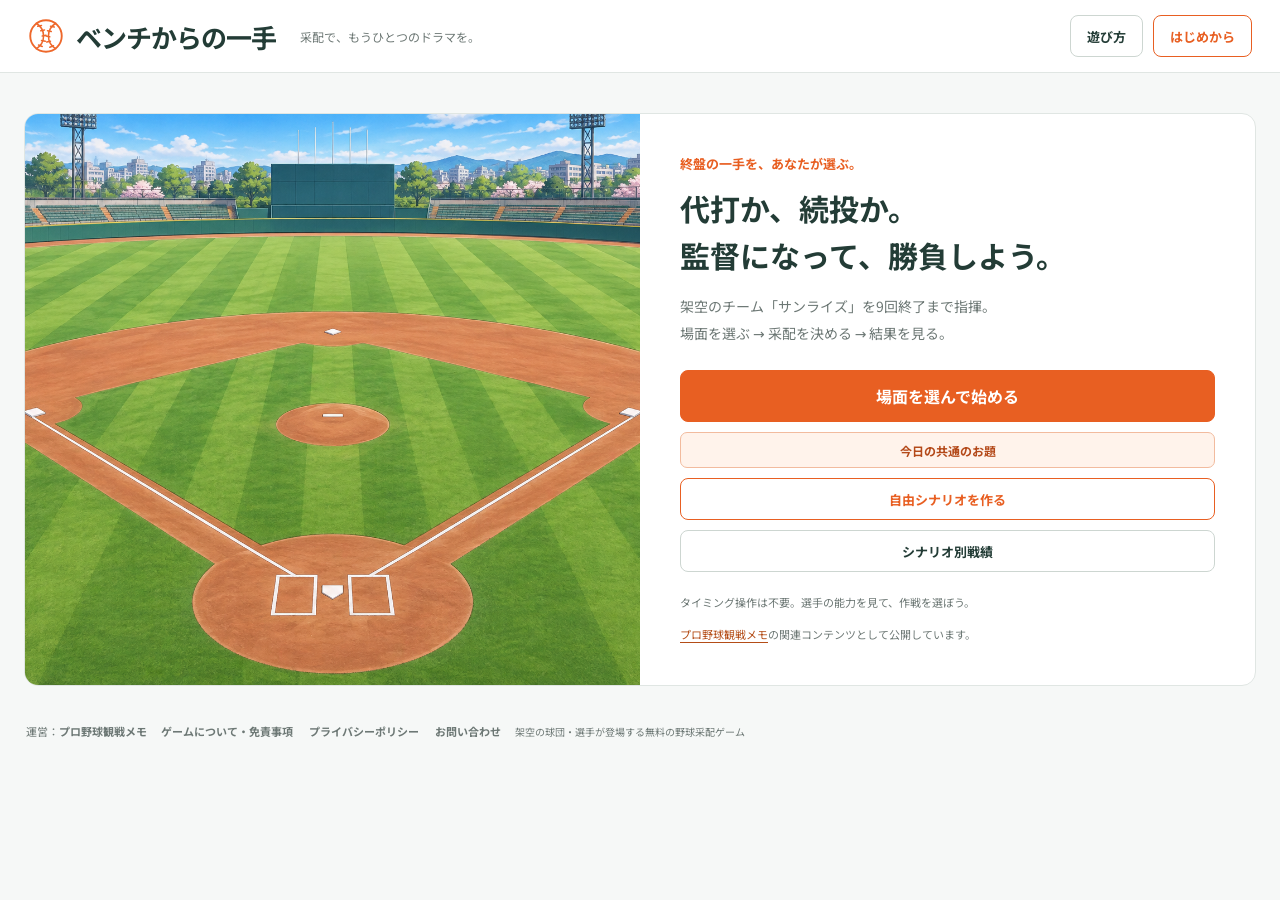
<file: public/index.html>
<!doctype html>
<html lang="ja">
<head>
  <meta charset="utf-8"><meta name="viewport" content="width=device-width, initial-scale=1">
  <meta name="theme-color" content="#ee682b">
  <title>ベンチからの一手｜プロ野球観戦メモ</title>
  <meta name="description" content="代打、継投、走塁。あなたならどうする？終盤の勝負どころで指揮を執る、無料のブラウザ野球采配ゲーム。PC・スマホ対応。">
  <link rel="canonical" href="https://bench-first.pages.dev/">
  <meta property="og:type" content="website">
  <meta property="og:locale" content="ja_JP">
  <meta property="og:site_name" content="ベンチからの一手">
  <meta property="og:title" content="ベンチからの一手｜あなたなら、どう采配する？">
  <meta property="og:description" content="代打か、続投か。終盤の勝負どころを指揮する野球ゲーム。PC・スマホで遊べる、今日の共通のお題に挑戦。">
  <meta property="og:url" content="https://bench-first.pages.dev/">
  <meta property="og:image" content="https://bench-first.pages.dev/assets/ogp-v03.png">
  <meta property="og:image:width" content="1200">
  <meta property="og:image:height" content="630">
  <meta property="og:image:alt" content="ベンチからの一手。代打か、続投か。あなたなら、どう采配する？">
  <meta name="twitter:card" content="summary_large_image">
  <meta name="twitter:title" content="ベンチからの一手｜あなたなら、どう采配する？">
  <meta name="twitter:description" content="終盤の勝負どころを指揮する野球ゲーム。今日の共通のお題に挑戦。">
  <meta name="twitter:image" content="https://bench-first.pages.dev/assets/ogp-v03.png">
  <meta name="twitter:image:alt" content="ベンチからの一手。代打か、続投か。あなたなら、どう采配する？">
  <link rel="icon" href="./assets/icon.svg" type="image/svg+xml">
  <link rel="stylesheet" href="./styles.css?v=11">
  <script src="./engine.js?v=13" defer></script><script src="./motion.js?v=07" defer></script><script src="./sharing.js?v=07" defer></script><script src="./scenario-stats.js?v=03" defer></script><script src="./replay-compare.js?v=02" defer></script><script src="./custom-scenarios.js?v=02" defer></script><script src="./app.js?v=18" defer></script>
  <link rel="stylesheet" href="./site-info.css?v=01">
</head>
<body>
  <header class="header"><div class="brand"><img src="./assets/icon.svg" alt="" width="36" height="36"><h1>ベンチからの一手</h1><span class="tagline">采配で、もうひとつのドラマを。</span></div><div class="header-actions"><button id="help" class="small-button">遊び方</button><button id="restart" class="small-button orange-outline">はじめから</button></div></header>
  <main>
    <section id="start-screen" class="start-screen" aria-labelledby="start-title">
      <div class="start-visual"><img src="./assets/stadium.png" alt="采配を待つ球場"></div>
      <div class="start-content"><p class="start-eyebrow">終盤の一手を、あなたが選ぶ。</p><h2 id="start-title">代打か、続投か。<br>監督になって、勝負しよう。</h2><p>架空のチーム「サンライズ」を9回終了まで指揮。<br>場面を選ぶ → 采配を決める → 結果を見る。</p><div class="start-actions"><button id="choose-scenario" class="primary">場面を選んで始める</button><button id="start-today" class="daily-button">今日の共通のお題</button><button id="start-custom" class="small-button orange-outline">自由シナリオを作る</button><button id="start-stats" class="small-button">シナリオ別戦績</button><button id="resume-game" class="small-button" hidden>続きから遊ぶ</button></div><p id="saved-version-note" class="record-caption warning" hidden>以前の版の保存位置があります。修正版の共通のお題は「今日の共通のお題」から新しく開始してください。</p><small>タイミング操作は不要。選手の能力を見て、作戦を選ぼう。</small><p class="site-parent-note"><a href="https://pro-baseball-watch-guide.com/">プロ野球観戦メモ</a>の関連コンテンツとして公開しています。</p></div>
    </section>
    <div id="game-view" hidden>
    <section id="scoreboard" class="scoreboard" aria-label="試合状況"></section>
    <div class="game-toolbar"><button id="daily" class="daily-button">今日の共通のお題</button><button id="game-stats" class="small-button">戦績</button><button id="share-links" class="link-toolbar-button" aria-label="お題へのリンクを作る">リンク</button><span id="challenge-label"></span><label class="speed-control">演出 <select id="animation-speed" aria-label="演出の速さ"><option value="normal">標準</option><option value="fast">速い</option><option value="none">なし</option></select></label></div>
    <div id="cpu-changes" class="cpu-changes" role="status" hidden></div>
    <div class="game-layout">
      <section class="field-panel" aria-label="球場と対戦選手">
        <div class="field" id="field"><img class="stadium" src="./assets/stadium.png" alt="緑の外野と土の内野が広がる球場"><div id="field-state"></div><div id="motion-layer" aria-hidden="true"></div><div id="play-flash" aria-hidden="true"></div></div>
        <div id="matchup" class="matchup"></div>
        <div id="upcoming" class="upcoming" aria-label="次の3打者"></div>
      </section>
      <div id="command-home"><section class="command-panel" aria-label="監督の采配">
        <div class="command-heading"><h2 id="command-title">あなたの采配で、<br>流れを変える。</h2><span id="phase" class="phase"></span></div>
        <div class="tabs" role="tablist" aria-label="表示切り替え"><button role="tab" id="tab-tactics" data-tab="tactics" aria-controls="panel" aria-selected="true">采配</button><button role="tab" id="tab-bench" data-tab="bench" aria-controls="panel" aria-selected="false">ベンチ</button><button role="tab" id="tab-lineup" data-tab="lineup" aria-controls="panel" aria-selected="false">打順</button><button role="tab" id="tab-record" data-tab="record" aria-controls="panel" aria-selected="false">記録</button></div>
        <div id="panel" role="tabpanel" aria-labelledby="tab-tactics"></div>
      </section></div>
    </div>
    <section class="recent"><h2>最近のプレー</h2><div id="recent" aria-live="polite" aria-atomic="true"></div></section>
    <nav id="mobile-controls" aria-label="試合の操作"><span id="mobile-status"></span><button id="mobile-tactics" class="primary" data-mobile-tab="tactics">采配</button><button id="mobile-bench" class="small-button orange-outline" data-mobile-tab="bench">交代</button><button id="mobile-record" class="small-button" data-mobile-tab="record">記録</button></nav>
    </div>
    <footer><span class="footer-publisher">運営：<a href="https://pro-baseball-watch-guide.com/">プロ野球観戦メモ</a></span><nav class="footer-links" aria-label="サイト情報"><a href="./about.html">ゲームについて・免責事項</a><a href="./privacy.html">プライバシーポリシー</a><a href="https://pro-baseball-watch-guide.com/contact">お問い合わせ</a></nav><span>架空の球団・選手が登場する無料の野球采配ゲーム</span><span id="save-status"></span></footer>
  </main>
  <dialog id="dialog" aria-labelledby="dialog-title"><div id="dialog-content"></div></dialog>
  <dialog id="command-dialog" aria-labelledby="command-dialog-title"><div id="command-dialog-content"><div class="command-dialog-bar"><div class="command-dialog-heading"><h2 id="command-dialog-title">采配を選ぶ</h2><button id="close-command" class="small-button" aria-label="采配・交代の画面を閉じる">閉じる</button></div><p id="command-context"></p></div></div></dialog>
  <div id="toast" role="status"></div>
  <noscript>このゲームを遊ぶには、ブラウザのJavaScriptを有効にしてください。</noscript>
</body>
</html>
</file>
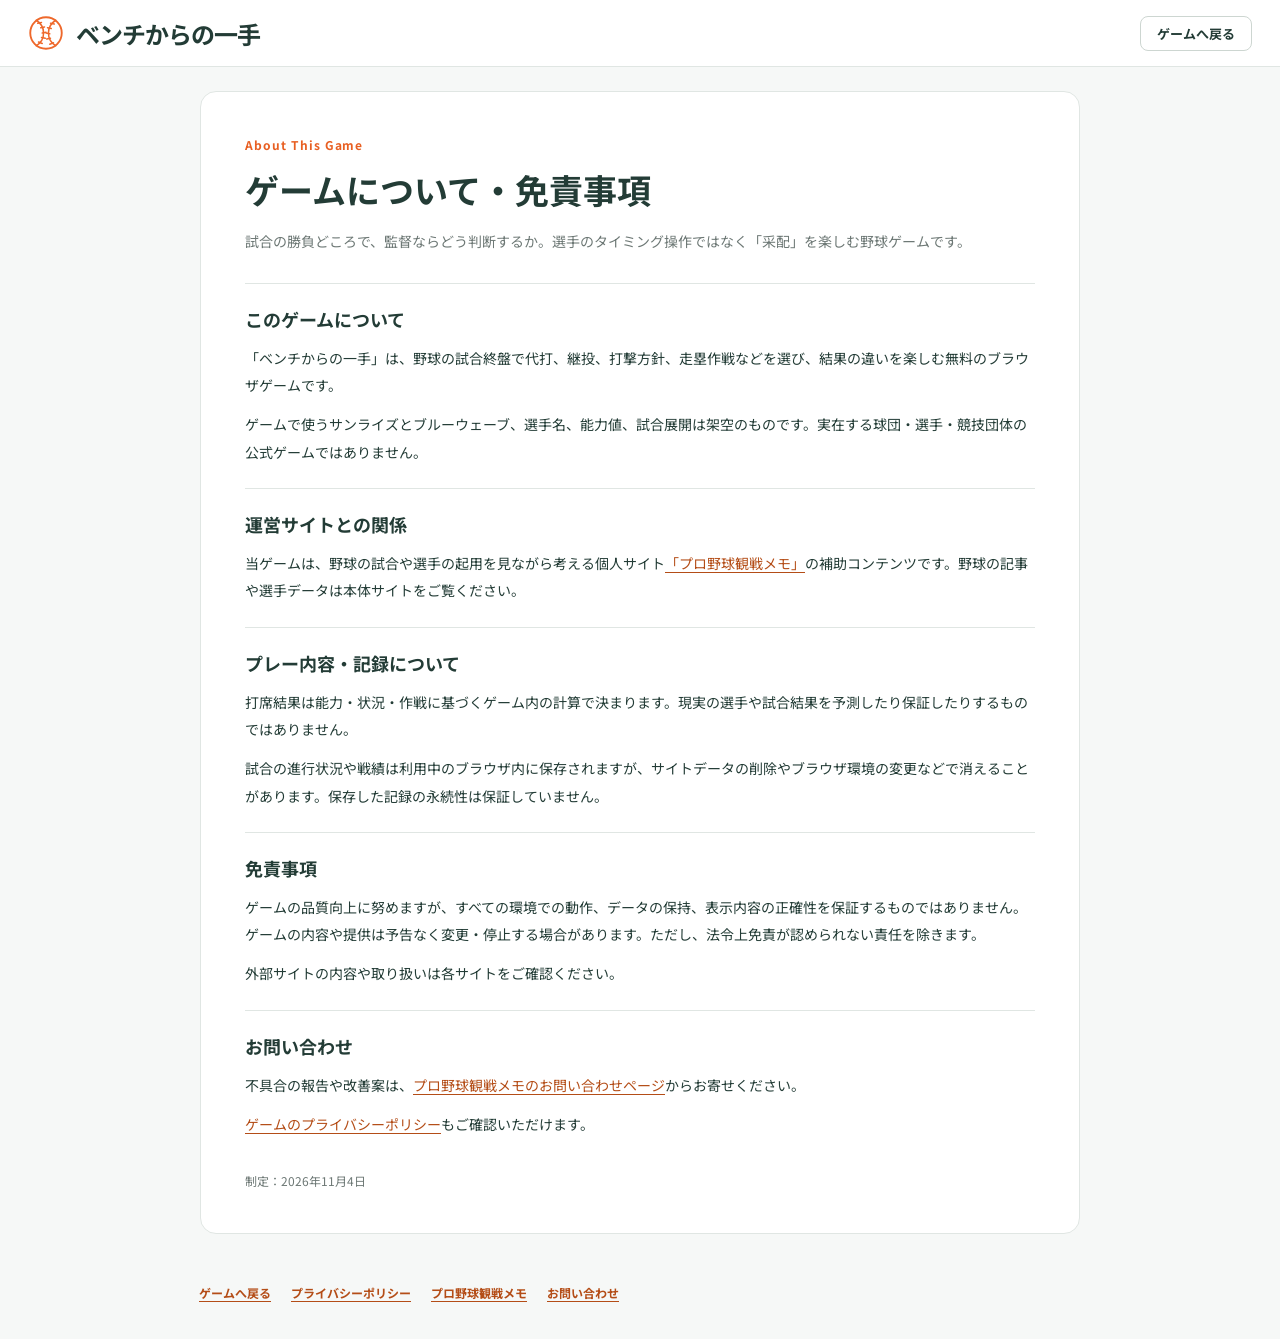
<file: public/about.html>
<!doctype html>
<html lang="ja">
<head>
  <meta charset="utf-8">
  <meta name="viewport" content="width=device-width, initial-scale=1">
  <meta name="theme-color" content="#ee682b">
  <title>ゲームについて・免責事項｜ベンチからの一手</title>
  <meta name="description" content="ベンチからの一手のゲームの目的、運営元、架空のチームと選手、免責事項をご案内します。">
  <link rel="canonical" href="https://bench-first.pages.dev/about.html">
  <link rel="icon" href="./assets/icon.svg" type="image/svg+xml">
  <link rel="stylesheet" href="./styles.css?v=09">
  <link rel="stylesheet" href="./site-info.css?v=01">
</head>
<body>
<header class="header"><div class="brand"><img src="./assets/icon.svg" alt="" width="36" height="36"><a class="info-brand" href="./index.html">ベンチからの一手</a></div><a class="small-button info-return" href="./index.html">ゲームへ戻る</a></header>
<main class="info-main">
  <p class="info-eyebrow">About This Game</p>
  <h1>ゲームについて・免責事項</h1>
  <p class="info-lead">試合の勝負どころで、監督ならどう判断するか。選手のタイミング操作ではなく「采配」を楽しむ野球ゲームです。</p>
  <section class="info-section"><h2>このゲームについて</h2><p>「ベンチからの一手」は、野球の試合終盤で代打、継投、打撃方針、走塁作戦などを選び、結果の違いを楽しむ無料のブラウザゲームです。</p><p>ゲームで使うサンライズとブルーウェーブ、選手名、能力値、試合展開は架空のものです。実在する球団・選手・競技団体の公式ゲームではありません。</p></section>
  <section class="info-section"><h2>運営サイトとの関係</h2><p>当ゲームは、野球の試合や選手の起用を見ながら考える個人サイト<a href="https://pro-baseball-watch-guide.com/">「プロ野球観戦メモ」</a>の補助コンテンツです。野球の記事や選手データは本体サイトをご覧ください。</p></section>
  <section class="info-section"><h2>プレー内容・記録について</h2><p>打席結果は能力・状況・作戦に基づくゲーム内の計算で決まります。現実の選手や試合結果を予測したり保証したりするものではありません。</p><p>試合の進行状況や戦績は利用中のブラウザ内に保存されますが、サイトデータの削除やブラウザ環境の変更などで消えることがあります。保存した記録の永続性は保証していません。</p></section>
  <section class="info-section"><h2>免責事項</h2><p>ゲームの品質向上に努めますが、すべての環境での動作、データの保持、表示内容の正確性を保証するものではありません。ゲームの内容や提供は予告なく変更・停止する場合があります。ただし、法令上免責が認められない責任を除きます。</p><p>外部サイトの内容や取り扱いは各サイトをご確認ください。</p></section>
  <section class="info-section"><h2>お問い合わせ</h2><p>不具合の報告や改善案は、<a href="https://pro-baseball-watch-guide.com/contact">プロ野球観戦メモのお問い合わせページ</a>からお寄せください。</p><p><a href="./privacy.html">ゲームのプライバシーポリシー</a>もご確認いただけます。</p></section>
  <p class="info-date">制定：2026年11月4日</p>
</main>
<footer class="info-footer"><a href="./index.html">ゲームへ戻る</a><a href="./privacy.html">プライバシーポリシー</a><a href="https://pro-baseball-watch-guide.com/">プロ野球観戦メモ</a><a href="https://pro-baseball-watch-guide.com/contact">お問い合わせ</a></footer>
</body>
</html>
</file>
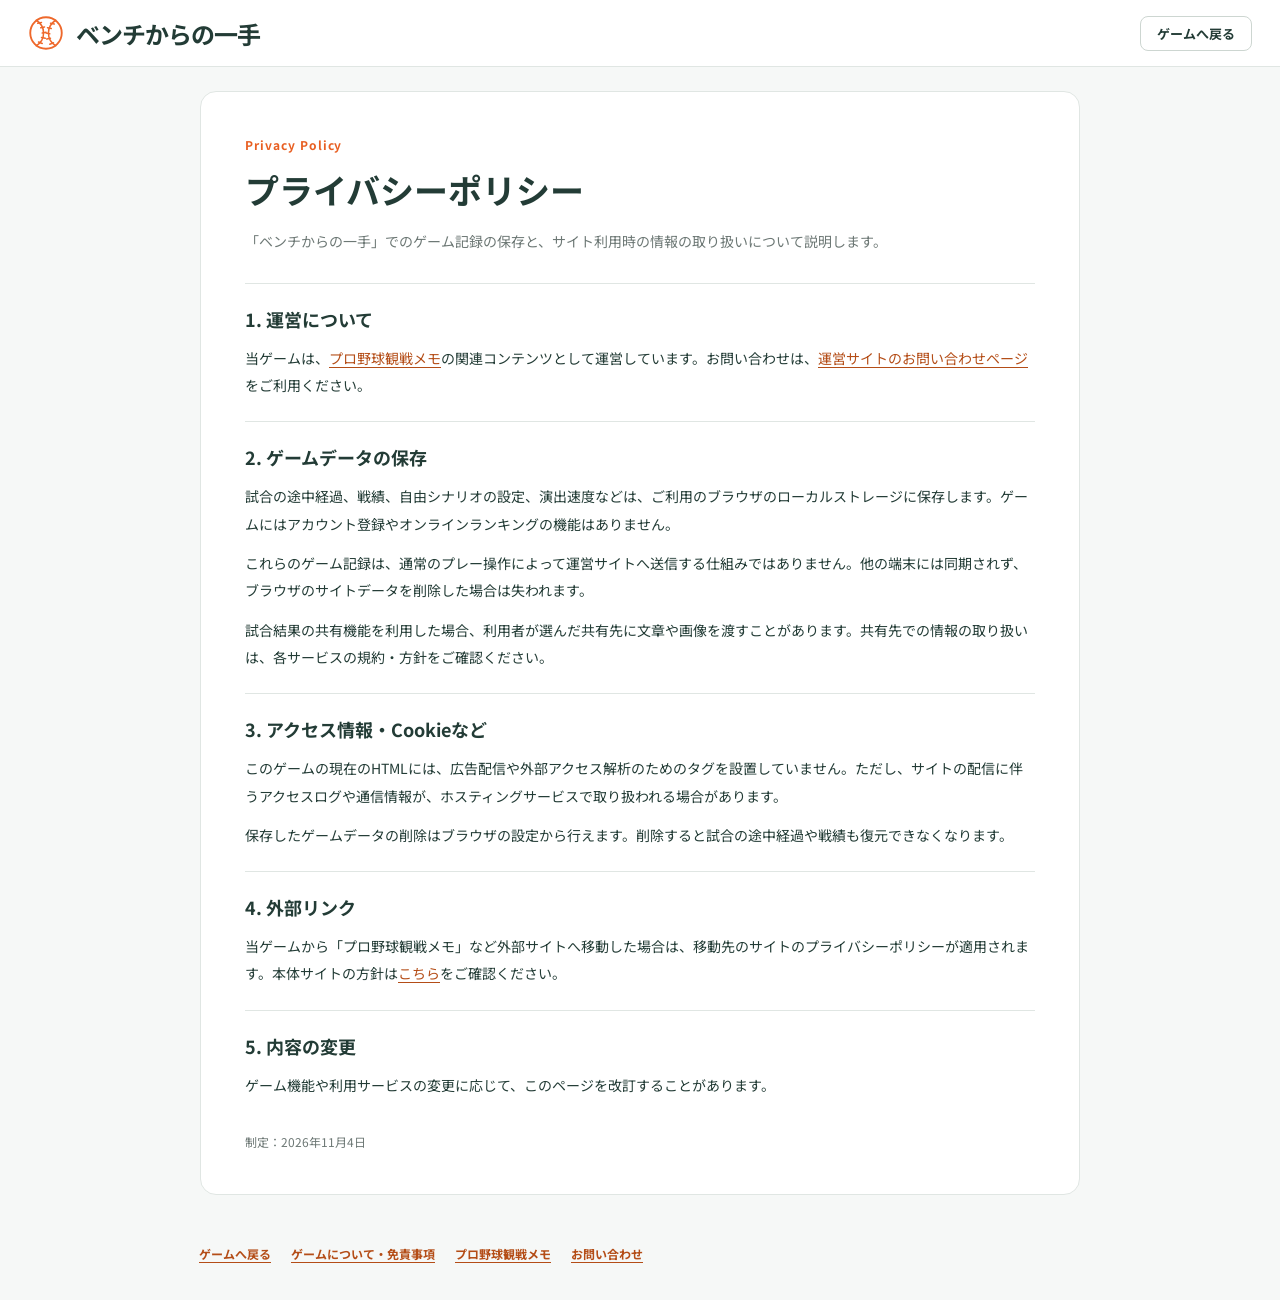
<file: public/privacy.html>
<!doctype html>
<html lang="ja">
<head>
  <meta charset="utf-8">
  <meta name="viewport" content="width=device-width, initial-scale=1">
  <meta name="theme-color" content="#ee682b">
  <title>プライバシーポリシー｜ベンチからの一手</title>
  <meta name="description" content="ベンチからの一手のブラウザ保存、アクセス情報、外部サイトへのリンクについてご案内します。">
  <link rel="canonical" href="https://bench-first.pages.dev/privacy.html">
  <link rel="icon" href="./assets/icon.svg" type="image/svg+xml">
  <link rel="stylesheet" href="./styles.css?v=09">
  <link rel="stylesheet" href="./site-info.css?v=01">
</head>
<body>
<header class="header"><div class="brand"><img src="./assets/icon.svg" alt="" width="36" height="36"><a class="info-brand" href="./index.html">ベンチからの一手</a></div><a class="small-button info-return" href="./index.html">ゲームへ戻る</a></header>
<main class="info-main">
  <p class="info-eyebrow">Privacy Policy</p>
  <h1>プライバシーポリシー</h1>
  <p class="info-lead">「ベンチからの一手」でのゲーム記録の保存と、サイト利用時の情報の取り扱いについて説明します。</p>
  <section class="info-section"><h2>1. 運営について</h2><p>当ゲームは、<a href="https://pro-baseball-watch-guide.com/">プロ野球観戦メモ</a>の関連コンテンツとして運営しています。お問い合わせは、<a href="https://pro-baseball-watch-guide.com/contact">運営サイトのお問い合わせページ</a>をご利用ください。</p></section>
  <section class="info-section"><h2>2. ゲームデータの保存</h2><p>試合の途中経過、戦績、自由シナリオの設定、演出速度などは、ご利用のブラウザのローカルストレージに保存します。ゲームにはアカウント登録やオンラインランキングの機能はありません。</p><p>これらのゲーム記録は、通常のプレー操作によって運営サイトへ送信する仕組みではありません。他の端末には同期されず、ブラウザのサイトデータを削除した場合は失われます。</p><p>試合結果の共有機能を利用した場合、利用者が選んだ共有先に文章や画像を渡すことがあります。共有先での情報の取り扱いは、各サービスの規約・方針をご確認ください。</p></section>
  <section class="info-section"><h2>3. アクセス情報・Cookieなど</h2><p>このゲームの現在のHTMLには、広告配信や外部アクセス解析のためのタグを設置していません。ただし、サイトの配信に伴うアクセスログや通信情報が、ホスティングサービスで取り扱われる場合があります。</p><p>保存したゲームデータの削除はブラウザの設定から行えます。削除すると試合の途中経過や戦績も復元できなくなります。</p></section>
  <section class="info-section"><h2>4. 外部リンク</h2><p>当ゲームから「プロ野球観戦メモ」など外部サイトへ移動した場合は、移動先のサイトのプライバシーポリシーが適用されます。本体サイトの方針は<a href="https://pro-baseball-watch-guide.com/privacy">こちら</a>をご確認ください。</p></section>
  <section class="info-section"><h2>5. 内容の変更</h2><p>ゲーム機能や利用サービスの変更に応じて、このページを改訂することがあります。</p></section>
  <p class="info-date">制定：2026年11月4日</p>
</main>
<footer class="info-footer"><a href="./index.html">ゲームへ戻る</a><a href="./about.html">ゲームについて・免責事項</a><a href="https://pro-baseball-watch-guide.com/">プロ野球観戦メモ</a><a href="https://pro-baseball-watch-guide.com/contact">お問い合わせ</a></footer>
</body>
</html>
</file>
<file: public/styles.css>
@font-face{font-family:"Noto Sans JP";font-style:normal;font-weight:400;font-display:swap;src:url('./assets/noto-sans-jp-400.woff2') format('woff2')}
@font-face{font-family:"Noto Sans JP";font-style:normal;font-weight:700 900;font-display:swap;src:url('./assets/noto-sans-jp-700.woff2') format('woff2')}
:root{--orange:#e85f22;--soft:#fff3eb;--ink:#233c36;--muted:#6d7875;--line:#e0e6e3;--blue:#27638a;--paper:#f6f8f7;--white:#fff;font-family:"Noto Sans JP","Yu Gothic",Meiryo,system-ui,sans-serif;color:var(--ink);background:var(--paper);font-synthesis:none}
*{box-sizing:border-box}body{margin:0}button,select,textarea{font:inherit}button{cursor:pointer;touch-action:manipulation}button:disabled{cursor:not-allowed;opacity:.43}button:focus-visible,a:focus-visible,select:focus-visible,textarea:focus-visible{outline:3px solid #2788b4;outline-offset:3px}button{color:var(--ink)}a{color:inherit}h1,h2,h3,p{margin:0}button,select{min-height:42px}button{transition:background .15s,border-color .15s,transform .15s}button:active:not(:disabled){transform:translateY(1px)}button:hover:not(:disabled){filter:brightness(.97)}.header{display:flex;align-items:center;justify-content:space-between;gap:20px;padding:15px 28px;background:white;border-bottom:1px solid var(--line)}.brand{display:flex;align-items:center;gap:12px;min-width:0}.brand h1{font-size:26px;letter-spacing:-1px;white-space:nowrap;font-weight:850}.tagline{font-size:12px;color:var(--muted);margin-left:12px}.header-actions{display:flex;gap:10px;flex-shrink:0}.small-button{border:1px solid #cdd6d1;background:white;border-radius:8px;padding:7px 16px;font-weight:700;font-size:13px}.orange-outline{color:var(--orange);border-color:var(--orange)}main{max-width:1500px;padding:16px 24px 10px;margin:auto}.scoreboard{background:white;border:1px solid var(--line);border-radius:12px;display:flex;align-items:center;justify-content:space-between;padding:14px 24px;margin-bottom:14px;gap:15px;box-shadow:0 2px 7px #203c3604}.team{display:flex;align-items:center;gap:14px;flex:1}.team.away{justify-content:flex-end;text-align:right}.team-symbol{width:48px;height:48px;color:var(--orange);display:grid;place-items:center;border-radius:50%;background:var(--soft);font-weight:900;font-size:25px}.away .team-symbol{color:var(--blue);background:#edf5fa}.team h2{font-size:21px;letter-spacing:-.5px}.team small{display:block;font-size:11px;color:var(--muted);margin-top:3px}.score-center{display:flex;align-items:center;gap:22px}.score-number{font-size:47px;font-weight:850;line-height:1;font-variant-numeric:tabular-nums;display:flex;gap:17px;align-items:center}.score-number b:first-child{color:var(--orange)}.score-number i{font-size:22px;color:#a7b0ac;font-style:normal}.score-detail{text-align:center;font-size:13px}.inning{font-weight:800;font-size:18px;margin-bottom:4px}.outs{display:flex;gap:5px;align-items:center;color:var(--muted);font-size:11px}.out-dot{width:8px;height:8px;border-radius:50%;background:#e1e6e3;display:inline-block}.out-dot.on{background:var(--orange)}.bases-mini{width:33px;height:34px;position:relative;margin-left:3px}.bases-mini span{width:12px;height:12px;position:absolute;transform:rotate(45deg);background:#dce1de;border:1px solid white}.bases-mini .on{background:var(--orange)}.bases-mini span:nth-child(1){left:20px;top:17px}.bases-mini span:nth-child(2){left:10px;top:7px}.bases-mini span:nth-child(3){left:0;top:17px}.game-layout{display:grid;grid-template-columns:minmax(0,1.25fr) minmax(0,1fr);gap:16px;align-items:stretch}.field-panel{border:1px solid var(--line);border-radius:12px;background:white;overflow:hidden;display:flex;flex-direction:column}.field{position:relative;aspect-ratio:1.6;overflow:hidden;background:#80b867}.stadium{width:100%;height:100%;object-fit:fill;display:block}.field-tag{position:absolute;top:12px;left:12px;background:white;color:var(--ink);font-size:11px;font-weight:700;padding:7px 10px;border-radius:6px;box-shadow:0 2px 8px #203c3615}.base-marker{position:absolute;transform:translate(-50%,-50%);height:21px;min-width:21px;border:2px solid white;background:#f47d37;box-shadow:0 2px 8px #263c3655;border-radius:50%;color:white;display:grid;place-items:center;font-size:11px;font-weight:900}.base-marker.empty{background:#ffffffb3;border:1px solid white;height:10px;min-width:10px;box-shadow:none}.runner-name{position:absolute;left:50%;top:24px;transform:translateX(-50%);white-space:nowrap;background:#fff;color:var(--ink);padding:3px 7px;border-radius:4px;font-weight:700;font-size:10px;box-shadow:0 2px 6px #263c3615}.mound-label{position:absolute;left:50%;top:57%;transform:translateX(-50%);background:#235674ed;color:white;border-radius:5px;padding:4px 9px;font-size:10px}.mound-label.home-pitcher{background:#df6227ed}#play-flash{position:absolute;inset:0;display:grid;place-content:center;pointer-events:none;text-align:center}#play-flash.show span{animation:play-in 1.2s both;background:white;padding:15px 26px;border-radius:10px;box-shadow:0 10px 30px #203c3633;font-weight:900;font-size:25px;color:var(--orange)}@keyframes play-in{0%{opacity:0;transform:translateY(8px) scale(.95)}20%,70%{opacity:1;transform:none}100%{opacity:0;transform:translateY(-8px)}}.matchup{display:grid;grid-template-columns:1fr 25px 1fr;gap:10px;padding:15px 16px;flex:1;align-content:center}.vs{align-self:center;text-align:center;color:#9aa59f;font-size:12px;font-weight:800}.player-card{min-width:0}.player-role{font-size:10px;color:var(--orange);font-weight:800;letter-spacing:1px;margin-bottom:5px}.player-role.pitcher{color:var(--blue)}.player-name{font-size:18px;font-weight:800;display:flex;align-items:baseline;gap:6px;flex-wrap:wrap}.player-name small{font-size:10px;color:var(--muted);font-weight:500}.player-trait{font-size:11px;color:var(--muted);margin:6px 0}.mini-stats{display:flex;gap:9px;font-size:11px;color:var(--muted)}.mini-stats b{color:var(--ink);margin-left:3px}.fatigue-bar{height:4px;background:#e7ece8;border-radius:4px;margin-top:7px;overflow:hidden}.fatigue-bar span{display:block;background:var(--blue);height:100%}.fatigue-bar.high span{background:var(--orange)}.command-panel{padding:22px;background:white;border:1px solid var(--line);border-radius:12px;display:flex;flex-direction:column;min-width:0}.command-heading{display:flex;align-items:center;justify-content:space-between;gap:10px;margin-bottom:16px}.command-heading h2{font-size:23px;line-height:1.45;letter-spacing:-.6px}.command-heading h2:after{content:"";display:block;width:30px;height:4px;background:var(--orange);border-radius:3px;margin-top:9px}.phase{font-size:11px;white-space:nowrap;padding:7px 10px;border-radius:6px;color:var(--orange);background:var(--soft);font-weight:700}.phase.defend{color:var(--blue);background:#edf5fa}.tabs{display:grid;grid-template-columns:repeat(3,1fr);gap:6px;margin-bottom:14px}.tabs button{border:1px solid var(--line);background:#f5f7f6;border-radius:7px;font-weight:700;font-size:14px;min-height:39px}.tabs button[aria-selected=true]{color:white;background:var(--orange);border-color:var(--orange)}#panel{flex:1;display:flex;flex-direction:column;min-height:310px}.tactics{display:grid;grid-template-columns:1fr 1fr;gap:10px}.tactic{padding:14px 13px;text-align:left;border:1px solid var(--line);border-radius:9px;background:white;position:relative;min-height:115px}.tactic.selected{border:2px solid var(--orange);padding:13px 12px;background:var(--soft)}.tactic-top{display:flex;gap:9px;align-items:center;margin-bottom:7px}.tactic svg{width:25px;height:25px;flex-shrink:0;color:var(--orange)}.tactic h3{font-size:16px;line-height:1.4}.tactic p{font-size:11px;line-height:1.65;color:var(--muted)}.tactic p.pro{color:#ba4c1b;margin-top:5px}.action-hint{font-size:11px;line-height:1.7;color:var(--muted);margin:10px 0;min-height:32px}.primary{background:var(--orange);border:1px solid var(--orange);color:white;font-weight:750;border-radius:8px;padding:13px 16px;font-size:16px;width:100%;min-height:49px}.primary-row{margin-top:auto}.primary .arrow{float:right}.defense-select{display:flex;align-items:center;gap:6px;margin-top:10px;font-size:11px;color:var(--muted)}.defense-select button{font-size:11px;min-height:31px;border:1px solid var(--line);background:white;border-radius:5px;padding:4px 9px}.defense-select button.selected{border-color:var(--orange);color:var(--orange);background:var(--soft)}.recent{display:flex;align-items:stretch;gap:20px;padding:14px 20px;background:white;border:1px solid var(--line);border-radius:12px;margin-top:14px}.recent h2{font-size:15px;min-width:110px;padding-top:3px}.recent h2:after{content:"";display:block;width:25px;height:3px;background:var(--orange);margin-top:8px}#recent{flex:1;min-width:0}.log-row{display:flex;gap:12px;padding:5px 0;border-bottom:1px solid #eef1ef;font-size:12px;line-height:1.5}.log-row:last-child{border:0}.log-row small{flex-shrink:0;font-size:10px;color:var(--muted);min-width:37px;padding-top:1px}.log-row.score,.log-row.hr{color:var(--orange);font-weight:700}footer{display:flex;gap:14px;align-items:center;flex-wrap:wrap;color:var(--muted);font-size:10px;padding:13px 2px 4px}footer a{text-decoration:none;font-weight:650}footer a:hover{text-decoration:underline}#save-status{margin-left:auto}.bench-controls{display:grid;grid-template-columns:1fr 1fr;gap:8px;margin-bottom:9px}.bench-controls label{font-size:11px;display:flex;flex-direction:column;gap:4px}.bench-controls select{width:100%;background:white;border:1px solid var(--line);border-radius:6px;padding:6px;font-size:12px}.bench-list{max-height:235px;overflow-y:auto;overscroll-behavior:contain}.bench-player{padding:10px 0;border-bottom:1px solid var(--line);display:flex;gap:10px;justify-content:space-between;align-items:center}.bench-player:first-child{padding-top:4px}.bench-player h3{font-size:14px}.bench-player p{font-size:11px;color:var(--muted);margin-top:3px;line-height:1.6}.bench-player .small-button{font-size:11px;padding:6px 11px;min-width:58px;flex-shrink:0}.warning{color:#b64c18!important}.empty-note{font-size:13px;color:var(--muted);line-height:1.8;padding:20px 0}.record-scroll{max-height:320px;overflow:auto;overscroll-behavior:contain}.line-score{border-collapse:collapse;font-size:11px;width:100%;margin:2px 0 14px}.line-score th,.line-score td{text-align:center;padding:7px 4px;border-bottom:1px solid var(--line);font-variant-numeric:tabular-nums}.line-score th:first-child{text-align:left;white-space:nowrap}.line-score th{font-size:10px;color:var(--muted)}.line-score .total{color:var(--orange);font-weight:800}.record-caption{font-size:10px;color:var(--muted);margin:8px 0}.results-inline{display:grid;place-content:center;text-align:center;gap:13px;flex:1}.results-inline h3{font-size:29px;color:var(--orange)}.results-inline p{font-size:13px;line-height:1.8;color:var(--muted)}dialog{border:1px solid var(--line);border-radius:15px;max-width:550px;width:calc(100% - 28px);padding:27px;box-shadow:0 20px 80px #203c3629;max-height:88dvh;color:var(--ink)}dialog::backdrop{background:#183b354d;backdrop-filter:blur(3px)}.dialog-header{display:flex;align-items:center;justify-content:space-between;gap:12px;margin-bottom:16px}.dialog-header h2{font-size:23px}.close-button{width:37px;height:37px;min-height:37px;border:1px solid var(--line);border-radius:50%;background:white;font-size:23px;line-height:1}.dialog-text{color:var(--muted);font-size:13px;line-height:1.9}.dialog-text strong{color:var(--ink)}.dialog-text p{margin:10px 0}.dialog-text ol{padding-left:23px;margin:8px 0}.dialog-actions{display:flex;gap:10px;margin-top:20px}.scenario-list{display:grid;gap:9px;margin-top:15px}.scenario{border:1px solid var(--line);border-radius:8px;background:white;text-align:left;padding:13px 15px;display:flex;justify-content:space-between;align-items:center;gap:10px}.scenario strong{font-size:14px}.scenario small{display:block;font-size:11px;color:var(--muted);margin-top:4px}.scenario .num{font-size:24px;font-weight:800;color:var(--orange);white-space:nowrap}.result-score{text-align:center;margin:18px 0;font-size:46px;font-weight:900}.result-score small{display:block;font-size:12px;font-weight:500;color:var(--muted)}.result-notes{background:var(--paper);border-radius:8px;padding:12px;font-size:12px;line-height:1.9}.result-notes h3{font-size:13px;margin-bottom:5px}.share-text{width:100%;border:1px solid var(--line);border-radius:6px;padding:10px;min-height:110px;font-size:12px;margin-top:12px;resize:vertical}.record-totals{padding:12px 0;text-align:center;color:var(--muted);font-size:12px}.result-buttons{display:grid;grid-template-columns:1fr 1fr;gap:8px;margin-top:13px}.result-buttons .primary{grid-column:1/-1}#toast{position:fixed;bottom:22px;left:50%;transform:translateX(-50%);background:var(--ink);color:white;padding:12px 20px;border-radius:8px;box-shadow:0 4px 20px #203c3625;font-size:12px;max-width:90vw;z-index:10;display:none}#toast.visible{display:block}
@media(min-width:1300px){.field{aspect-ratio:1.7}.command-heading h2 br{display:none}.command-heading h2{font-size:23px}.command-panel{padding:23px}.tactic{min-height:127px}.tactic h3{font-size:17px}.tactic p{font-size:12px}.matchup{padding:17px 20px}.player-name{font-size:20px}}
@media(max-width:1050px){.tagline{display:none}.team h2{font-size:17px}.team-symbol{width:37px;height:37px;font-size:20px}.score-center{gap:13px}.scoreboard{padding:12px 15px}.score-number{font-size:38px}.command-heading{align-items:flex-start}.command-heading h2{font-size:20px}.phase{font-size:10px;padding:6px}.command-panel{padding:16px}.tactic{padding:11px 10px;min-height:115px}.tactic.selected{padding:10px 9px}.tactic h3{font-size:14px}.tactic p{font-size:10px}.tactic svg{width:21px}.field{aspect-ratio:1.3}.player-name{font-size:16px}.mini-stats{gap:6px;font-size:10px}}
@media(max-width:720px){.header{padding:10px 12px;gap:8px}.brand{gap:6px}.brand img{width:26px;height:26px}.brand h1{font-size:18px;letter-spacing:-.7px}.header-actions{gap:5px}.header-actions .small-button{padding:5px 8px;font-size:10px;min-height:35px}.tagline{display:none}main{padding:9px 10px 8px}.scoreboard{padding:10px 11px;gap:5px;margin-bottom:9px;border-radius:9px}.team{gap:0}.team-symbol{display:none}.team h2{font-size:12px;letter-spacing:-.5px}.team small{font-size:9px;margin-top:2px}.score-center{gap:8px}.score-number{font-size:30px;gap:8px}.score-number i{font-size:15px}.inning{font-size:13px;margin-bottom:3px}.outs{font-size:8px;gap:3px}.out-dot{width:6px;height:6px}.bases-mini{display:none}.game-layout{grid-template-columns:1fr;gap:9px}.field-panel{border-radius:9px}.field{aspect-ratio:2.6}.stadium{object-fit:fill}.field-tag{top:7px;left:7px;font-size:9px;padding:4px 7px}.base-marker{height:16px;min-width:16px;font-size:9px;border-width:1.5px}.base-marker.empty{height:7px;min-width:7px}.runner-name{font-size:8px;top:18px;padding:2px 5px}.mound-label{font-size:8px;padding:2px 6px}.matchup{padding:9px 11px;grid-template-columns:1fr 18px 1fr;gap:7px}.player-role{font-size:9px;letter-spacing:0;margin-bottom:3px}.player-name{font-size:14px;gap:4px}.player-name small{font-size:9px}.player-trait{display:none}.mini-stats{font-size:9px;gap:8px;margin-top:4px}.fatigue-bar{height:3px;margin-top:4px}.command-panel{padding:12px;border-radius:9px}.command-heading{align-items:center;margin-bottom:10px}.command-heading h2{font-size:16px;letter-spacing:-.4px}.command-heading h2 br{display:none}.command-heading h2:after{height:3px;width:23px;margin-top:5px}.phase{font-size:9px}.tabs{margin-bottom:9px;gap:5px}.tabs button{min-height:34px;font-size:12px}#panel{min-height:0}.tactics{gap:7px}.tactic,.tactic.selected{min-height:94px;padding:10px}.tactic.selected{padding:9px}.tactic-top{margin-bottom:4px;gap:7px}.tactic h3{font-size:14px}.tactic svg{width:20px;height:20px}.tactic p{font-size:10px;line-height:1.5}.tactic p.pro{margin-top:3px}.action-hint{font-size:10px;margin:8px 0;min-height:0;line-height:1.55}.primary{font-size:14px;padding:11px 13px;min-height:44px}.recent{padding:10px 12px;margin-top:9px;display:block}.recent h2{font-size:11px;padding:0;margin-bottom:4px}.recent h2:after{display:none}.log-row{font-size:10px;gap:8px;padding:4px 0}.log-row small{font-size:9px;min-width:31px}.recent .log-row:nth-child(n+3){display:none}footer{padding:10px 1px 4px;font-size:9px;gap:7px}footer span:nth-child(2){margin-left:auto}#save-status{margin:0}.bench-list{max-height:220px}.record-scroll{max-height:300px}.dialog-header h2{font-size:20px}dialog{padding:20px}.dialog-text{font-size:12px}.defense-select{font-size:10px}.result-score{font-size:40px}#play-flash.show span{font-size:19px;padding:11px 20px}}
@media(max-width:370px){.brand h1{font-size:16px}.brand img{width:23px;height:23px}.header-actions .small-button{padding:5px 6px;font-size:9px}.command-heading h2{font-size:14px}.team h2{font-size:11px}.score-number{font-size:27px;gap:5px}.score-center{gap:5px}.scoreboard{padding:9px 8px}}
@media(prefers-reduced-motion:reduce){*,*:before,*:after{animation:none!important;transition:none!important}#play-flash.show span{opacity:1}}
/* v0.2: use the existing bright layout, with compact information surfaces. */
.game-toolbar{display:flex;align-items:center;gap:12px;margin:-3px 0 12px;min-width:0}.daily-button{background:var(--soft);color:#b44919;border:1px solid #f2bb9e;border-radius:7px;padding:7px 13px;font-size:12px;font-weight:700;min-height:36px;white-space:nowrap}.speed-control{display:flex;align-items:center;gap:7px;margin-left:auto;font-size:11px;color:var(--muted);white-space:nowrap}.speed-control select{min-height:33px;font-size:11px;border:1px solid var(--line);background:white;border-radius:6px;padding:4px 8px;color:var(--ink)}#challenge-label{font-size:11px;color:var(--muted);overflow:hidden;text-overflow:ellipsis;white-space:nowrap;min-width:0}.tabs{grid-template-columns:repeat(4,1fr)}.field{aspect-ratio:1.9}.matchup{padding:12px 16px;flex:0}.player-link{min-height:25px;border:0;background:transparent;padding:0;text-align:left;font-size:inherit;font-weight:700;color:inherit;text-decoration:underline;text-decoration-color:#c6d6cf;text-underline-offset:4px;border-radius:3px}.player-link:hover{color:var(--orange)}.upcoming{padding:10px 16px 12px;border-top:1px solid var(--line);margin-top:auto}.upcoming-title{font-size:11px;font-weight:700;display:flex;align-items:center;gap:10px;margin-bottom:5px}.upcoming-title small{color:var(--muted);font-size:10px;font-weight:400}.upcoming-list{display:grid;grid-template-columns:repeat(3,minmax(0,1fr));gap:10px}.next-batter{border-right:1px solid var(--line);display:flex;flex-direction:column;min-width:0}.next-batter:last-child{border-right:0}.next-batter>small{font-size:10px;color:var(--muted)}.next-batter button{font-size:13px}.next-batter>span{font-size:10px;color:var(--muted);white-space:nowrap;overflow:hidden;text-overflow:ellipsis}.team-switch{display:flex;gap:6px}.team-switch button{border:1px solid var(--line);background:white;border-radius:7px;font-size:12px;flex:1;min-height:34px}.team-switch button[aria-pressed=true]{color:var(--orange);background:var(--soft);border-color:var(--orange)}.lineup-scroll{max-height:330px;overflow:auto;overscroll-behavior:contain}.lineup-table{width:100%;border-collapse:collapse;font-size:12px;table-layout:auto}.lineup-table th{font-size:10px;color:var(--muted);font-weight:500;position:sticky;top:0;background:white;z-index:1}.lineup-table td,.lineup-table th{padding:6px 4px;border-bottom:1px solid var(--line);text-align:center;white-space:nowrap}.lineup-table td:nth-child(2),.lineup-table th:nth-child(2){text-align:left}.lineup-table small{display:block;font-size:9px;color:var(--muted)}.lineup-table .current-batter{background:var(--soft)}.lineup-table .current-batter td:first-child{font-weight:700;color:var(--orange);border-left:3px solid var(--orange)}.ability-table,.comparison{border-collapse:collapse;width:100%;font-size:13px;margin:15px 0}.ability-table th,.comparison th{text-align:left;font-weight:500}.ability-table td{text-align:right;font-weight:700}.ability-table th,.ability-table td,.comparison td,.comparison th{padding:9px 6px;border-bottom:1px solid var(--line)}.comparison td{text-align:center;font-variant-numeric:tabular-nums}.comparison thead th{font-size:11px;color:var(--muted);text-align:center}.comparison thead th:first-child{text-align:left}.comparison caption{text-align:left;font-weight:700;margin:5px 0 8px}.delta-up{color:#26765b}.delta-down{color:#ba4c1b}.challenge-date{font-size:12px;color:var(--muted);margin-bottom:12px}.daily-card{padding:16px;background:var(--soft);border-radius:9px;border:1px solid #f3d1bc}.daily-card h3{font-size:20px;margin-bottom:7px}.daily-card p{font-size:13px;line-height:1.8;margin-bottom:10px}.daily-card strong{font-size:12px}.setup-daily{width:100%;margin-top:13px}.scenario-list{max-height:48dvh;overflow:auto;overscroll-behavior:contain;padding:2px}.scenario{min-height:70px}.bench-player .small-button{min-width:84px}
#motion-layer{position:absolute;inset:0;pointer-events:none;z-index:2;overflow:hidden}.playing #field-state .base-marker{visibility:hidden}.motion-ball{position:absolute;width:10px;height:10px;background:#fff;border:1px solid #815333;border-radius:50%;box-shadow:0 2px 5px #24412c66;transform:translate(-50%,-50%)}.motion-runner{position:absolute;transform:translate(-50%,-50%);background:var(--orange);color:white;border:2px solid white;border-radius:20px;padding:4px 8px;font-size:10px;white-space:nowrap;box-shadow:0 2px 6px #203c3644}.motion-runner.opponent{background:var(--blue)}#play-flash.motion-result{z-index:3;inset:8% 0 auto;display:flex;justify-content:center}.motion-result span{background:white;border-radius:8px;padding:10px 19px;box-shadow:0 3px 18px #223c3533;font-size:22px;font-weight:700;color:var(--orange)}
@media(min-width:1300px){.field{aspect-ratio:2}.command-heading h2{font-size:22px}.tactic{min-height:117px}.matchup{padding:12px 18px}}
@media(max-width:1050px) and (min-width:721px){.field{aspect-ratio:1.6}.upcoming{padding:10px}.next-batter button{font-size:12px}.upcoming-list{gap:6px}}
@media(max-width:720px){.game-toolbar{gap:7px;margin:0 0 8px;flex-wrap:wrap}.daily-button{font-size:10px;min-height:32px;padding:5px 9px}.speed-control{font-size:10px;gap:5px}.speed-control select{min-height:30px;font-size:10px;padding:3px 6px}#challenge-label{order:3;flex-basis:100%;font-size:9px;line-height:1.2}.field{aspect-ratio:3.35}.matchup{padding:7px 11px}.upcoming{padding:7px 11px 8px}.upcoming-title{font-size:10px;margin-bottom:3px}.upcoming-title small{font-size:9px}.upcoming-list{gap:7px}.next-batter>small{font-size:9px}.next-batter button{font-size:11px;min-height:21px}.next-batter>span{font-size:9px}.player-name .player-link{min-height:22px}.player-name{font-size:13px}.command-panel{padding:10px}.command-heading h2{font-size:15px}.tabs button{font-size:11px;min-height:33px}.tactic,.tactic.selected{min-height:86px}.tactic h3{font-size:13px}.tactic p{font-size:10px}.action-hint{margin:7px 0}.lineup-scroll{max-height:290px}.lineup-table{font-size:11px}.lineup-table th{font-size:9px}.lineup-table td,.lineup-table th{padding:5px 2px}.lineup-table .player-link{min-height:24px}.lineup-table small{font-size:8px}.comparison{font-size:11px;table-layout:fixed}.comparison th,.comparison td{padding:7px 3px;overflow-wrap:anywhere}.comparison thead th{font-size:10px}.comparison th:first-child{width:35%}.comparison th:last-child{width:14%}.bench-player .small-button{min-width:73px;font-size:10px;padding:6px}.motion-runner{font-size:8px;padding:2px 5px;border-width:1px}.motion-ball{width:7px;height:7px}.motion-result span{font-size:14px;padding:7px 12px}.scenario-list{max-height:43dvh}.scenario .num{font-size:20px}.daily-card{padding:12px}.daily-card h3{font-size:17px}.daily-card p{font-size:12px}.daily-card strong{font-size:11px}.setup-daily{font-size:12px;min-height:38px}}
@media(max-width:370px){.command-heading h2{font-size:13px}.phase{font-size:8px;padding:5px}.next-batter button{font-size:10px}.next-batter>span{font-size:8px}.mini-stats{gap:4px}.lineup-table small{font-size:8px}.lineup-table .player-link{font-size:10px}}

.dialog-actions .small-button{flex-shrink:0;white-space:nowrap;min-width:64px}.dialog-actions .primary{min-width:0;flex:1}

/* v0.3 sharing surfaces */
.link-toolbar-button{border:1px solid var(--line);background:white;border-radius:7px;padding:6px 12px;font-size:12px;min-height:36px;font-weight:700;flex-shrink:0}
.link-label{display:block;font-size:12px;font-weight:700;margin:16px 0 6px}.link-select{width:100%;min-width:0;border:1px solid var(--line);border-radius:7px;background:white;padding:8px;color:var(--ink);font-size:13px}.link-value{width:100%;height:84px;resize:none;border:1px solid var(--line);border-radius:7px;padding:10px;font-size:13px;overflow-wrap:anywhere;margin-bottom:12px}#link-description{margin-top:12px}.result-image{display:block;width:100%;height:auto;border:1px solid var(--line);border-radius:8px;margin:12px 0}.image-download{display:flex;justify-content:center;align-items:center;text-decoration:none}.image-actions{display:grid;grid-template-columns:1fr 1fr;gap:8px;margin-top:14px}.result-buttons .small-button{padding:9px 8px}.result-buttons #result-png{grid-column:1/-1}.result-buttons #result-record{grid-column:1/-1;background:var(--paper)}
@media(max-width:600px){.link-toolbar-button{font-size:10px;padding:4px 9px;min-height:32px}.image-actions{grid-template-columns:1fr}.game-toolbar{gap:6px}}

/* Entry screen contains no live game state. */
[hidden]{display:none!important}
.start-screen{display:grid;grid-template-columns:1fr 1fr;background:white;border:1px solid var(--line);border-radius:14px;overflow:hidden;margin:24px 0}
.start-visual{min-height:360px;background:#80b867;display:flex;align-items:center}
.start-visual img{width:100%;height:100%;object-fit:cover}
.start-content{padding:40px;align-self:center}.start-eyebrow{color:var(--orange);font-weight:700;font-size:13px;margin-bottom:12px}.start-content h2{font-size:30px;line-height:1.55;margin-bottom:15px}.start-content>p:not(.start-eyebrow){font-size:14px;line-height:1.9;color:var(--muted)}.start-actions{display:grid;gap:10px;margin:24px 0 16px}.start-content>small{color:var(--muted);font-size:11px}.difficulty{display:block;color:#ad481c;font-weight:700;font-size:12px;margin:7px 0;letter-spacing:1px}.cpu-changes{border:1px solid #f2bb9e;background:var(--soft);padding:10px 14px;border-radius:8px;margin-bottom:12px;font-size:12px;line-height:1.7}.cpu-changes p{margin-top:3px}
@media(max-width:720px){.start-screen{grid-template-columns:1fr;margin:12px 0}.start-visual{min-height:0;max-height:160px}.start-visual img{height:160px;object-fit:cover}.start-content{padding:22px}.start-content h2{font-size:24px}.start-content>p:not(.start-eyebrow){font-size:12px}.start-actions{margin:18px 0 12px}.cpu-changes{font-size:10px}.difficulty{font-size:11px}}

.chance-preview{display:inline-block;margin-top:3px;color:var(--ink);font-weight:700;font-variant-numeric:tabular-nums}

.review-section{margin:18px 0;text-align:left}.review-section>h3{font-size:17px;margin-bottom:8px}.review-cards{display:grid;gap:12px;margin-top:12px}.review-card{padding:14px;border:1px solid var(--line);border-left:3px solid var(--orange);background:var(--paper);border-radius:9px;min-width:0;overflow-wrap:anywhere}.review-card h4{font-size:14px;line-height:1.6;margin:0 0 10px}.review-card dl{display:grid;grid-template-columns:36px minmax(0,1fr);gap:8px 10px;font-size:13px;line-height:1.7}.review-card dt{font-weight:700;color:var(--muted)}.review-card dd{margin:0}.review-card ul{margin:0;padding-left:16px}.review-more,.review-cpu{font-size:12px;line-height:1.7;margin-top:12px}.review-more summary,.review-cpu summary{cursor:pointer;padding:7px 0;font-weight:700}.review-cpu p{margin:6px 0}.review-legacy{font-size:12px;line-height:1.7;color:var(--muted);padding:10px;background:var(--paper);border-radius:7px}
@media(max-width:600px){.review-section>h3{font-size:15px}.review-card{padding:12px}.review-card h4{font-size:13px}.review-card dl{font-size:12px;grid-template-columns:30px minmax(0,1fr);gap:7px 8px}}

.opponent-card{margin:14px 0 18px;padding:14px 16px;background:var(--paper);border:1px solid var(--line);border-left:3px solid var(--orange);border-radius:8px;font-size:13px;line-height:1.8;overflow-wrap:anywhere}.opponent-card>strong{display:block;color:var(--ink);font-size:14px}.opponent-card>p{margin:5px 0}.opponent-card p>span{font-weight:700;color:var(--muted);margin-right:5px}.opponent-card .record-caption{margin-top:9px}#opponent-select{min-height:44px}#challenge-label{overflow-wrap:anywhere;min-width:0}
@media(max-width:600px){.opponent-card{font-size:12px;padding:12px}.opponent-card>strong{font-size:13px}.scoreboard .away small{max-width:125px;line-height:1.5}.game-toolbar #challenge-label{flex-basis:100%;order:3}}
#command-home{min-width:0}#command-home>.command-panel{height:100%}#mobile-controls{display:none}
#command-dialog{padding:0;max-width:600px;width:calc(100% - 20px);max-height:calc(100dvh - 24px);overflow:hidden}
#command-dialog-content{max-height:calc(100dvh - 26px);overflow-y:auto;overscroll-behavior:contain}
.command-dialog-bar{position:sticky;top:0;background:white;z-index:1;padding:12px 14px 8px;border-bottom:1px solid var(--line)}.command-dialog-heading{display:flex;align-items:center;justify-content:space-between;gap:8px}.command-dialog-heading h2{font-size:18px}.command-dialog-heading button{min-height:44px;flex-shrink:0}#command-context{font-size:10px;color:var(--muted);margin-top:4px;line-height:1.6}
#command-dialog .command-panel{padding:12px 14px 14px;border:0;border-radius:0;min-height:0}#command-dialog .command-heading{display:none}#command-dialog .tabs button,#command-dialog select{min-height:44px}body:has(#command-dialog[open]){overflow:hidden}
@media(max-width:720px){main{padding-bottom:calc(105px + env(safe-area-inset-bottom))}#mobile-controls{display:grid;grid-template-columns:1fr 1fr 70px;gap:7px;position:fixed;bottom:0;left:0;right:0;z-index:10;background:white;border-top:1px solid var(--line);padding:8px 10px calc(8px + env(safe-area-inset-bottom));box-shadow:0 -4px 15px #203c3610}#mobile-status{grid-column:1/-1;font-size:10px;color:var(--muted);line-height:1.4}#mobile-controls button{min-height:44px;padding:8px;font-size:14px}#mobile-record{font-size:12px!important}.game-layout{display:block}#command-dialog .bench-list{max-height:none}#command-dialog .record-scroll{max-height:none}}

/* シナリオ別戦績 */
.stats-list{display:grid;gap:8px;max-height:min(43dvh,430px);overflow-y:auto;overscroll-behavior:contain;padding:2px;margin:10px 0 14px}
.stats-row{display:flex;align-items:center;justify-content:space-between;gap:12px;padding:10px 12px;background:#fff;border:1px solid var(--line);border-radius:9px}
.stats-row span{display:grid;gap:3px}.stats-row small{color:var(--muted);font-size:11px}.stats-numbers{text-align:right;white-space:nowrap}.stats-row strong{font-size:13px}.stats-focus{border-color:var(--orange);background:var(--soft)}
.scenario-record{display:block;margin-top:5px;color:var(--orange);font-size:11px;font-weight:700}
#game-stats{min-height:32px;padding:5px 9px;font-size:11px}
@media(max-width:720px){.stats-row{padding:9px 10px}.stats-row strong{font-size:12px}.stats-list{max-height:42dvh}}

/* 自由シナリオ作成 */
.setup-custom{display:block;width:100%;margin:10px 0 12px;min-height:44px}
.custom-form{display:grid;gap:13px;margin:12px 0 24px}
.custom-grid{display:grid;grid-template-columns:repeat(2,minmax(0,1fr));gap:12px}
.custom-grid label,.custom-name{display:flex;flex-direction:column;gap:5px;font-weight:700;font-size:13px}
.custom-form input:not([type=checkbox]),.custom-form select{min-width:0;width:100%;min-height:43px;border:1px solid #cbd5d1;background:#fff;color:var(--ink);border-radius:8px;padding:8px;font:inherit}
.custom-bases{display:flex;flex-wrap:wrap;gap:14px;border:1px solid var(--line);border-radius:8px;padding:12px}
.custom-bases legend{font-weight:700;font-size:13px}.custom-bases label{display:inline-flex;gap:5px;align-items:center}
.custom-bases input{width:18px;height:18px;accent-color:var(--orange)}
.custom-preview{padding:13px;background:var(--soft);border-radius:8px;font-weight:700;min-height:44px}
.custom-saved{margin-top:22px}.custom-saved h3{font-size:17px;margin-bottom:10px}
.custom-saved-row{display:flex;align-items:center;flex-wrap:wrap;gap:8px;padding:10px 0;border-bottom:1px solid var(--line)}
.custom-saved-row>div{flex:1 1 180px;min-width:0}.custom-saved-row strong{display:block;overflow-wrap:anywhere}.custom-saved-row small{display:block;color:var(--muted);margin-top:4px}
@media(max-width:520px){.custom-grid{grid-template-columns:1fr}.custom-form .dialog-actions{display:grid;grid-template-columns:1fr}.custom-saved-row .small-button{flex:1}}

/* 試合中の相手チーム特徴。既存のCPU・試合結果ロジックは変更しない。 */
.scoreboard .team-feature-toggle{
  display:inline-flex;align-items:center;justify-content:flex-end;gap:5px;
  max-width:100%;margin-top:4px;padding:5px 7px;min-height:30px;
  border:1px solid #b9d8e4;border-radius:7px;
  background:#f3fbff;color:#245877;font-size:11px;font-weight:700;
  text-align:right;line-height:1.35;white-space:normal
}
.scoreboard .team-feature-toggle:hover,
.scoreboard .team-feature-toggle[aria-expanded="true"]{
  background:#e6f5fc;border-color:#5994ad
}
.team-feature-panel{
  margin:-6px 0 14px;padding:12px 16px;
  background:#f8fcff;border:1px solid #c8dfe9;
  border-left:3px solid #4c90b0;border-radius:9px;
  color:var(--ink);font-size:12px;line-height:1.6
}
.team-feature-panel[hidden]{display:none}
.team-feature-panel>strong{display:block;margin-bottom:7px;font-size:13px}
.team-feature-panel dl{display:grid;gap:7px;margin:0}
.team-feature-panel dl>div{display:grid;grid-template-columns:90px minmax(0,1fr);gap:10px}
.team-feature-panel dt{font-weight:700;color:#41677a}
.team-feature-panel dd{margin:0;overflow-wrap:anywhere}
@media(max-width:720px){
  .scoreboard .team-feature-toggle{padding:4px 5px;font-size:10px;min-height:28px}
  .team-feature-panel{margin:-3px 0 9px;padding:10px 12px;font-size:11px}
  .team-feature-panel dl>div{grid-template-columns:75px minmax(0,1fr);gap:8px}
}
/* 初めて遊ぶ方向けのシナリオ目印。 */
.scenario-recommended{border-color:#efb793;background:var(--soft)}
.scenario-first{color:#ad481c!important;font-weight:800}
</file>
<file: public/site-info.css>
/* ベンチからの一手：運営情報ページとゲーム内案内の追加スタイル */
.info-brand{font-size:24px;font-weight:850;letter-spacing:-.04em;text-decoration:none}
.info-return{text-decoration:none;display:inline-flex;align-items:center;justify-content:center}
.info-main{max-width:880px;margin:24px auto 42px;padding:clamp(22px,4vw,44px);border:1px solid var(--line);border-radius:16px;background:#fff}
.info-eyebrow{font-size:12px;font-weight:800;letter-spacing:.08em;color:var(--orange);margin-bottom:12px}
.info-main h1{font-size:clamp(24px,4vw,34px);line-height:1.45;margin-bottom:14px}
.info-lead{font-size:14px;line-height:1.9;color:var(--muted);margin-bottom:28px}
.info-section{border-top:1px solid var(--line);padding:22px 0}
.info-section h2{font-size:18px;line-height:1.5;margin-bottom:12px}
.info-section p{font-size:14px;line-height:1.95;margin:0 0 12px}
.info-section p:last-child{margin-bottom:0}
.info-section a,.info-footer a,.site-parent-note a{color:#b44d17;text-decoration:underline;text-underline-offset:3px}
.info-date{font-size:12px;color:var(--muted);margin-top:12px}
.info-footer{max-width:930px;margin:0 auto 30px;padding:8px 24px;display:flex;flex-wrap:wrap;gap:12px 20px;font-size:12px;color:var(--muted)}
.site-parent-note{margin-top:12px!important;font-size:11px!important;line-height:1.7;color:var(--muted)}
footer .footer-publisher{font-size:11px}
footer .footer-links{display:flex;flex-wrap:wrap;gap:8px 16px;align-items:center}
footer .footer-links a{font-size:11px;text-underline-offset:2px}
@media(max-width:720px){.info-brand{font-size:18px}.info-main{margin:12px;max-width:none;padding:20px 18px}.info-section{padding:20px 0}.info-main h1{font-size:26px}.info-section p{font-size:13px}.info-footer{padding:8px 18px}footer .footer-links{width:100%}#save-status{margin-left:0}}
</file>
